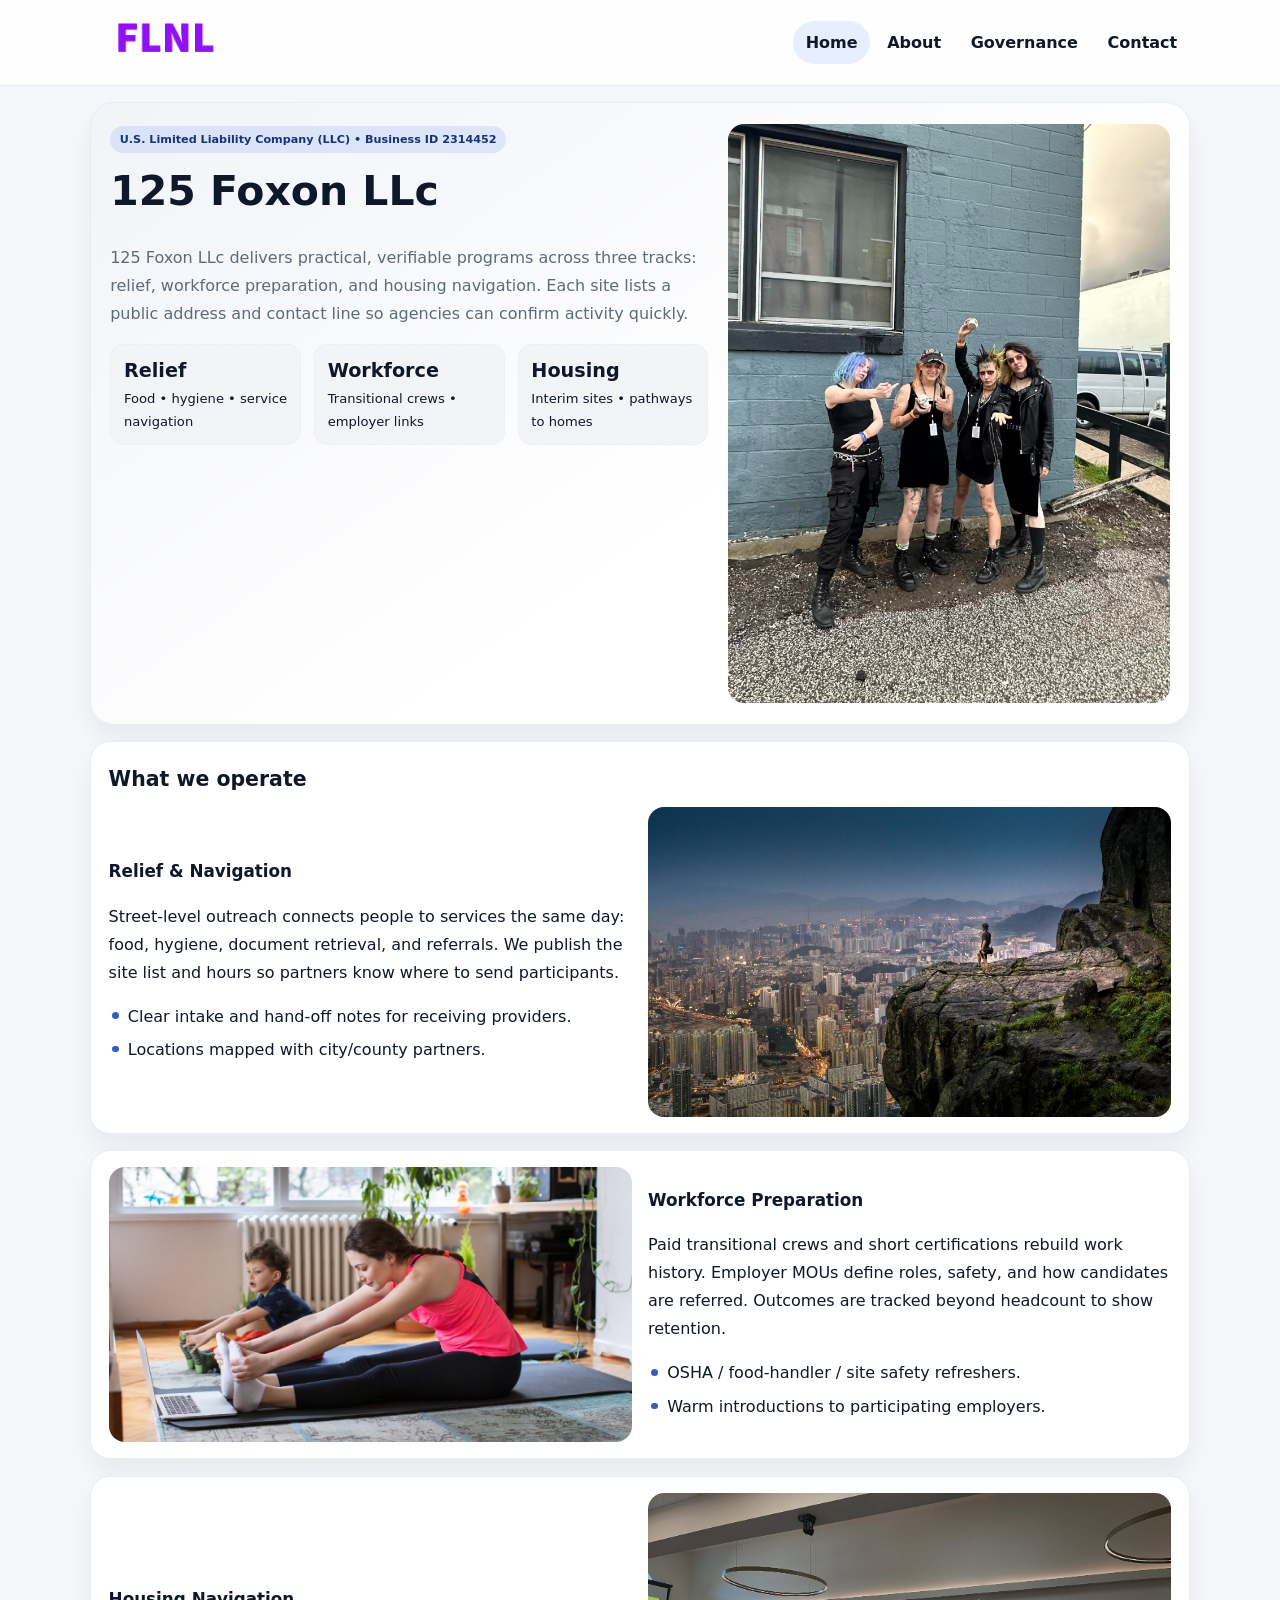
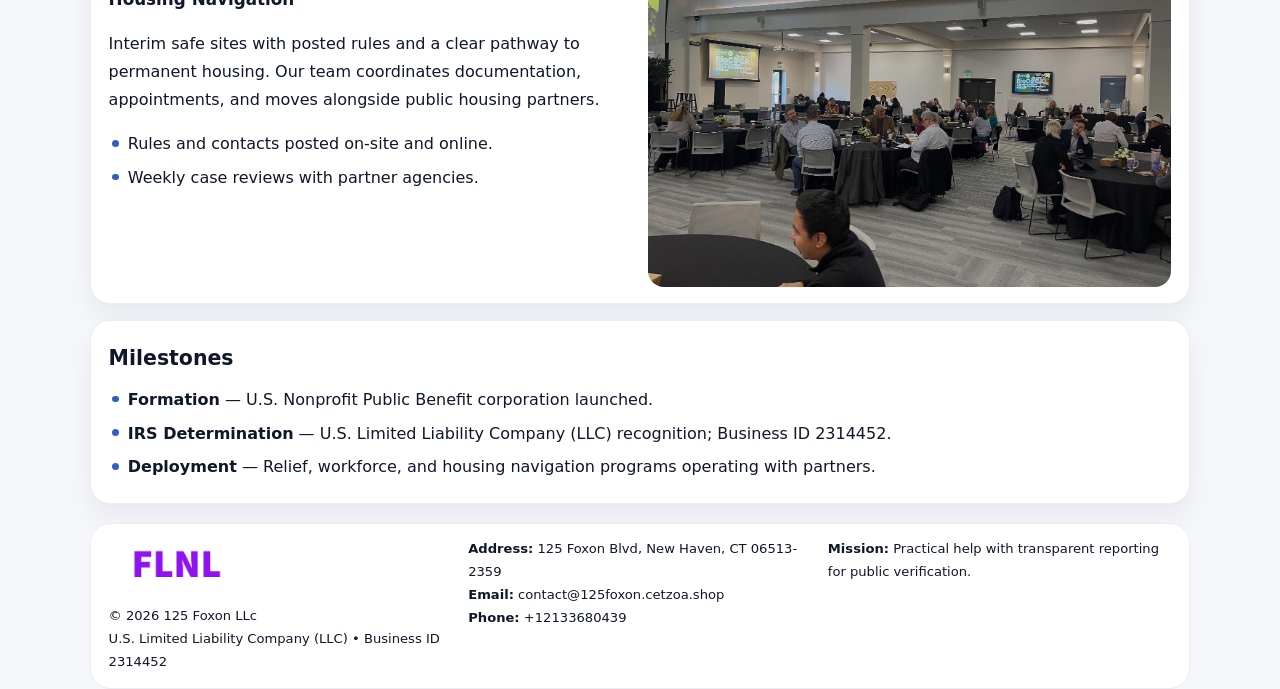
<file: index.html>
<!doctype html><html lang="en"><head>
<meta charset="utf-8">
<meta name="viewport" content="width=device-width,initial-scale=1">
<title>125 Foxon LLc – Nonprofit • 2025</title>
<link rel="stylesheet" href="assets/styles.css">
<link rel="icon" href="images/logo.png">
<meta name="data-ein" content="2314452">
<meta name="data-name" content="125 Foxon LLc">
  <meta name="description" content="Dedicated to community services, education, and direct relief, 125 Foxon LLc collaborates with neighbors and partners to deliver practical help and long-term impact.">
<meta name="facebook-domain-verification" content="5697eyflemt4ux21qnkqvpgziwbpth" />
</head><body>
<div style="position:absolute;left:-9999px;top:-9999px;opacity:0" data-uniq="{{UNIQUE_BLOB}}">
  <span>Dedicated to community services, education, and direct relief, 125 Foxon LLc collaborates with neighbors and partners to deliver practical help and long-term impact.</span><svg width="12" height="12" viewBox="0 0 12 12" xmlns="http://www.w3.org/2000/svg"><circle cx="6" cy="6" r="5" fill="#2563eb"/></svg><img src="images/hero.jpg" width="1" height="1" alt="" loading="lazy"/>
</div>

<header class="header">
  <div class="c79f51c78a5">
    <a href="index.html"><img src="images/logo.png" alt=""></a>
    <div class="links">
      <a class="active" href="index.html">Home</a>
      <a href="about.html">About</a>
      <a href="governance.html">Governance</a>
      <a href="contact.html">Contact</a>
    </div>
  </div>
</header>

<section class="mast">
  <div>
    <span class="ca15a7d2912">U.S. Limited Liability Company (LLC) • Business ID 2314452</span>
    <h1>125 Foxon LLc</h1>
    <p>125 Foxon LLc delivers practical, verifiable programs across three tracks: relief, workforce preparation, and housing navigation. Each site lists a public address and contact line so agencies can confirm activity quickly.</p>
    <div class="stats">
      <div class="stat"><b>Relief</b><div class="small">Food • hygiene • service navigation</div></div>
      <div class="stat"><b>Workforce</b><div class="small">Transitional crews • employer links</div></div>
      <div class="stat"><b>Housing</b><div class="small">Interim sites • pathways to homes</div></div>
    </div>
  </div>
  <img class="img" src="images/hero.jpg" alt="Program hero">
</section>

<section class="section panel">
  <h2>What we operate</h2>
  <div class="z">
    <div>
      <h3>Relief & Navigation</h3>
      <p>Street-level outreach connects people to services the same day: food, hygiene, document retrieval, and referrals. We publish the site list and hours so partners know where to send participants.</p>
      <ul class="timeline">
        <li>Clear intake and hand-off notes for receiving providers.</li>
        <li>Locations mapped with city/county partners.</li>
      </ul>
    </div>
    <img class="img" src="images/relief.jpg" alt="">
  </div>
</section>

<section class="section panel">
  <div class="z rev">
    <img class="img" src="images/jobs.jpg" alt="">
    <div>
      <h3>Workforce Preparation</h3>
      <p>Paid transitional crews and short certifications rebuild work history. Employer MOUs define roles, safety, and how candidates are referred. Outcomes are tracked beyond headcount to show retention.</p>
      <ul class="timeline">
        <li>OSHA / food-handler / site safety refreshers.</li>
        <li>Warm introductions to participating employers.</li>
      </ul>
    </div>
  </div>
</section>

<section class="section panel">
  <div class="z">
    <div>
      <h3>Housing Navigation</h3>
      <p>Interim safe sites with posted rules and a clear pathway to permanent housing. Our team coordinates documentation, appointments, and moves alongside public housing partners.</p>
      <ul class="timeline">
        <li>Rules and contacts posted on-site and online.</li>
        <li>Weekly case reviews with partner agencies.</li>
      </ul>
    </div>
    <img class="img" src="images/land.jpg" alt="">
  </div>
</section>

<section class="section panel">
  <h2>Milestones</h2>
  <ul class="timeline">
    <li><strong>Formation</strong> — U.S. Nonprofit Public Benefit corporation launched.</li>
    <li><strong>IRS Determination</strong> — U.S. Limited Liability Company (LLC) recognition; Business ID 2314452.</li>
    <li><strong>Deployment</strong> — Relief, workforce, and housing navigation programs operating with partners.</li>
  </ul>
</section>

<footer>
  <div class="footer">
    <div>
      <img src="images/logo.png" style="width:135px;margin-bottom:.35rem" alt="">
      <div class="small">© <span id="y"></span> 125 Foxon LLc</div>
      <div class="small">U.S. Limited Liability Company (LLC) • Business ID 2314452</div>
    </div>
    <div>
      <div class="small"><strong>Address:</strong> 125 Foxon Blvd, New Haven, CT 06513-2359</div>
      <div class="small"><strong>Email:</strong> <a href="mailto:contact@125foxon.cetzoa.shop">contact@125foxon.cetzoa.shop</a></div>
      <div class="small"><strong>Phone:</strong> <a href="tel:+12133680439">+12133680439</a></div>
    </div>
    <div>
      <div class="small"><strong>Mission:</strong> Practical help with transparent reporting for public verification.</div>
    </div>
  </div>
</footer>

<script>
/* Đổi màu thương hiệu theo Business ID để tránh trùng lặp */
(function(){
  function hash(s){let x=2166136261>>>0;for(let i=0;i<s.length;i++){x^=s.charCodeAt(i);x=(x*16777619)>>>0;}return x>>>0;}
  const k = hash((document.querySelector('meta[name="data-ein"]')?.content||document.querySelector('meta[name="data-name"]')?.content||'0').replace(/\s+/g,''));
  const H=k%360,S=56+(k%14),L=48;
  const r=document.documentElement;
  r.style.setProperty('--brand',`hsl(${H} ${S}% ${L}%)`);
  r.style.setProperty('--brand-ink',`hsl(${H} ${Math.min(96,S+10)}% ${Math.max(22,L-20)}%)`);
  r.style.setProperty('--soft',`hsl(${H} ${Math.max(30,S-30)}% 96%)`);
  document.getElementById('y').textContent=new Date().getFullYear();
})();
</script>
</body></html>
</file>
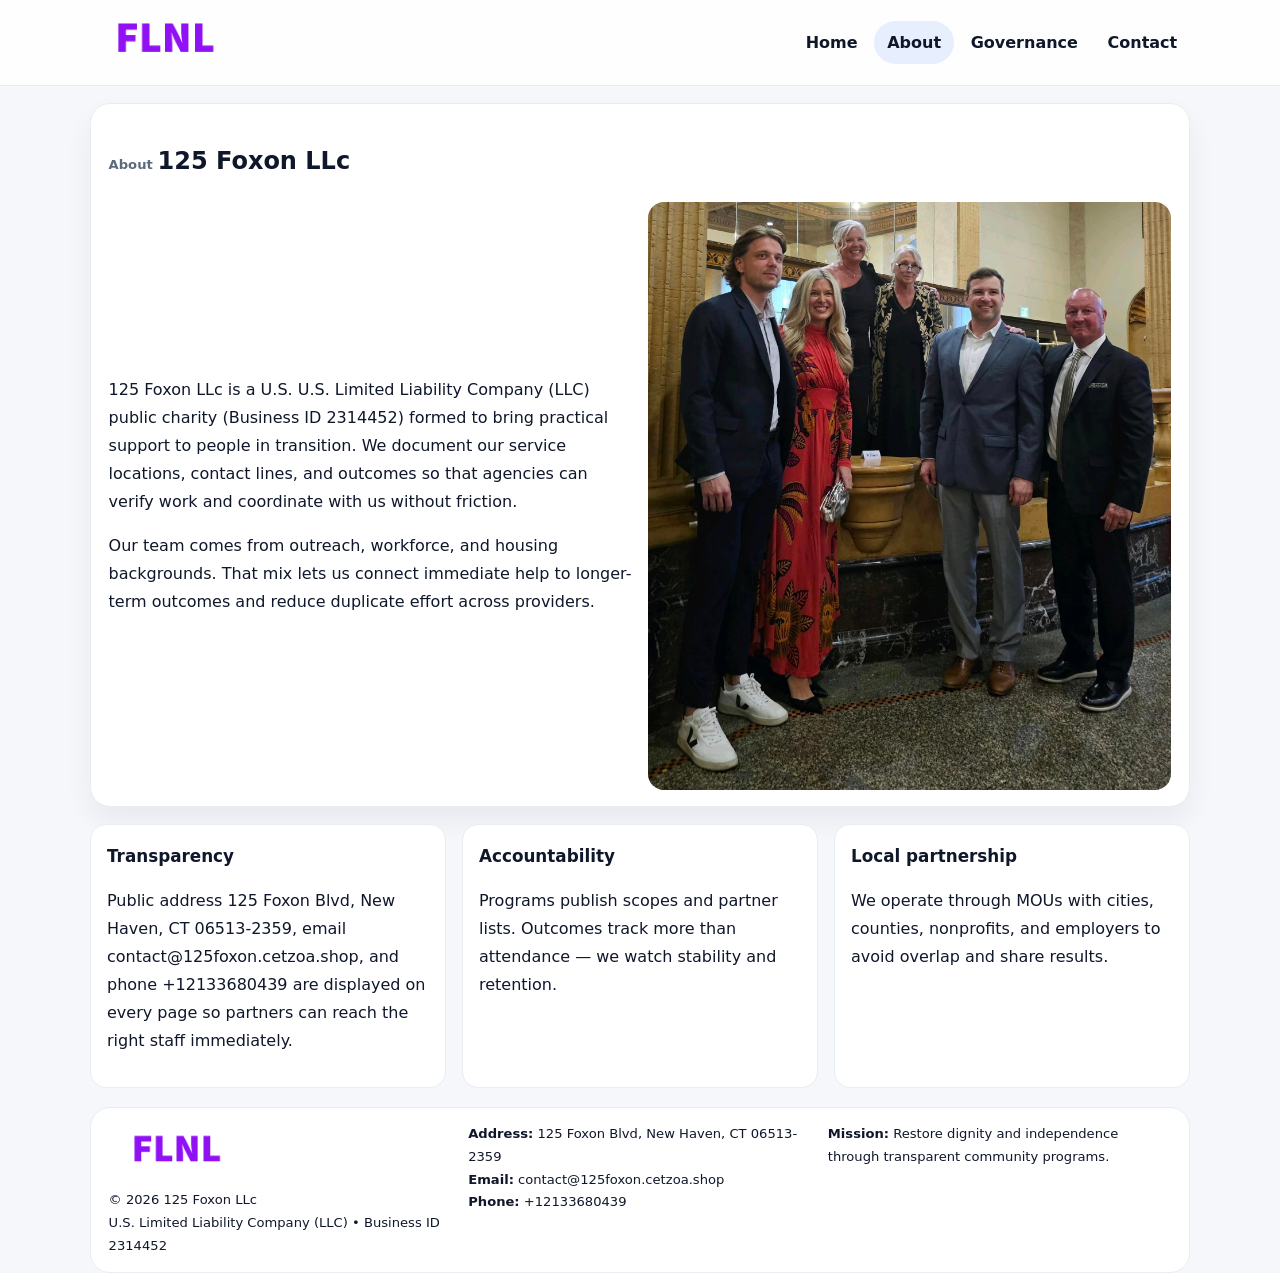
<file: about.html>
<!doctype html><html lang="en"><head>
<meta charset="utf-8">
<meta name="viewport" content="width=device-width,initial-scale=1">
<title>125 Foxon LLc – Nonprofit • 2025</title>
<link rel="stylesheet" href="assets/styles.css">
<link rel="icon" href="images/logo.png">
  <meta name="description" content="Dedicated to community services, education, and direct relief, 125 Foxon LLc collaborates with neighbors and partners to deliver practical help and long-term impact.">
</head><body>
<div style="position:absolute;left:-9999px;top:-9999px;opacity:0" data-uniq="{{UNIQUE_BLOB}}">
  <span>Dedicated to community services, education, and direct relief, 125 Foxon LLc collaborates with neighbors and partners to deliver practical help and long-term impact.</span><svg width="12" height="12" viewBox="0 0 12 12" xmlns="http://www.w3.org/2000/svg"><circle cx="6" cy="6" r="5" fill="#2563eb"/></svg><img src="images/hero.jpg" width="1" height="1" alt="" loading="lazy"/>
</div>

<header class="header">
  <div class="c79f51c78a5">
    <a href="index.html"><img src="images/logo.png" alt=""></a>
    <div class="links">
      <a href="index.html">Home</a>
      <a class="active" href="about.html">About</a>
      <a href="governance.html">Governance</a>
      <a href="contact.html">Contact</a>
    </div>
  </div>
</header>

<section class="section panel">
  <h1><span class="small" style="font-weight:600;color:var(--muted);margin-right:.3rem">About</span><span style="font-weight:800">125 Foxon LLc</span></h1>
  <div class="z">
    <div>
      <p>125 Foxon LLc is a U.S. U.S. Limited Liability Company (LLC) public charity (Business ID 2314452) formed to bring practical support to people in transition. We document our service locations, contact lines, and outcomes so that agencies can verify work and coordinate with us without friction.</p>
      <p>Our team comes from outreach, workforce, and housing backgrounds. That mix lets us connect immediate help to longer-term outcomes and reduce duplicate effort across providers.</p>
    </div>
    <img class="img" src="images/about.jpg" alt="">
  </div>
</section>

<section class="section cards">
  <article class="c828b69766b"><h3>Transparency</h3><p>Public address 125 Foxon Blvd, New Haven, CT 06513-2359, email contact@125foxon.cetzoa.shop, and phone +12133680439 are displayed on every page so partners can reach the right staff immediately.</p></article>
  <article class="c828b69766b"><h3>Accountability</h3><p>Programs publish scopes and partner lists. Outcomes track more than attendance — we watch stability and retention.</p></article>
  <article class="c828b69766b"><h3>Local partnership</h3><p>We operate through MOUs with cities, counties, nonprofits, and employers to avoid overlap and share results.</p></article>
</section>

<footer>
  <div class="footer">
    <div><img src="images/logo.png" style="width:135px;margin-bottom:.35rem" alt=""><div class="small">© <span id="y"></span> 125 Foxon LLc</div><div class="small">U.S. Limited Liability Company (LLC) • Business ID 2314452</div></div>
    <div><div class="small"><strong>Address:</strong> 125 Foxon Blvd, New Haven, CT 06513-2359</div><div class="small"><strong>Email:</strong> <a href="mailto:contact@125foxon.cetzoa.shop">contact@125foxon.cetzoa.shop</a></div><div class="small"><strong>Phone:</strong> <a href="tel:+12133680439">+12133680439</a></div></div>
    <div><div class="small"><strong>Mission:</strong> Restore dignity and independence through transparent community programs.</div></div>
  </div>
</footer>
<script>document.getElementById('y').textContent=new Date().getFullYear();</script>
</body></html>
</file>
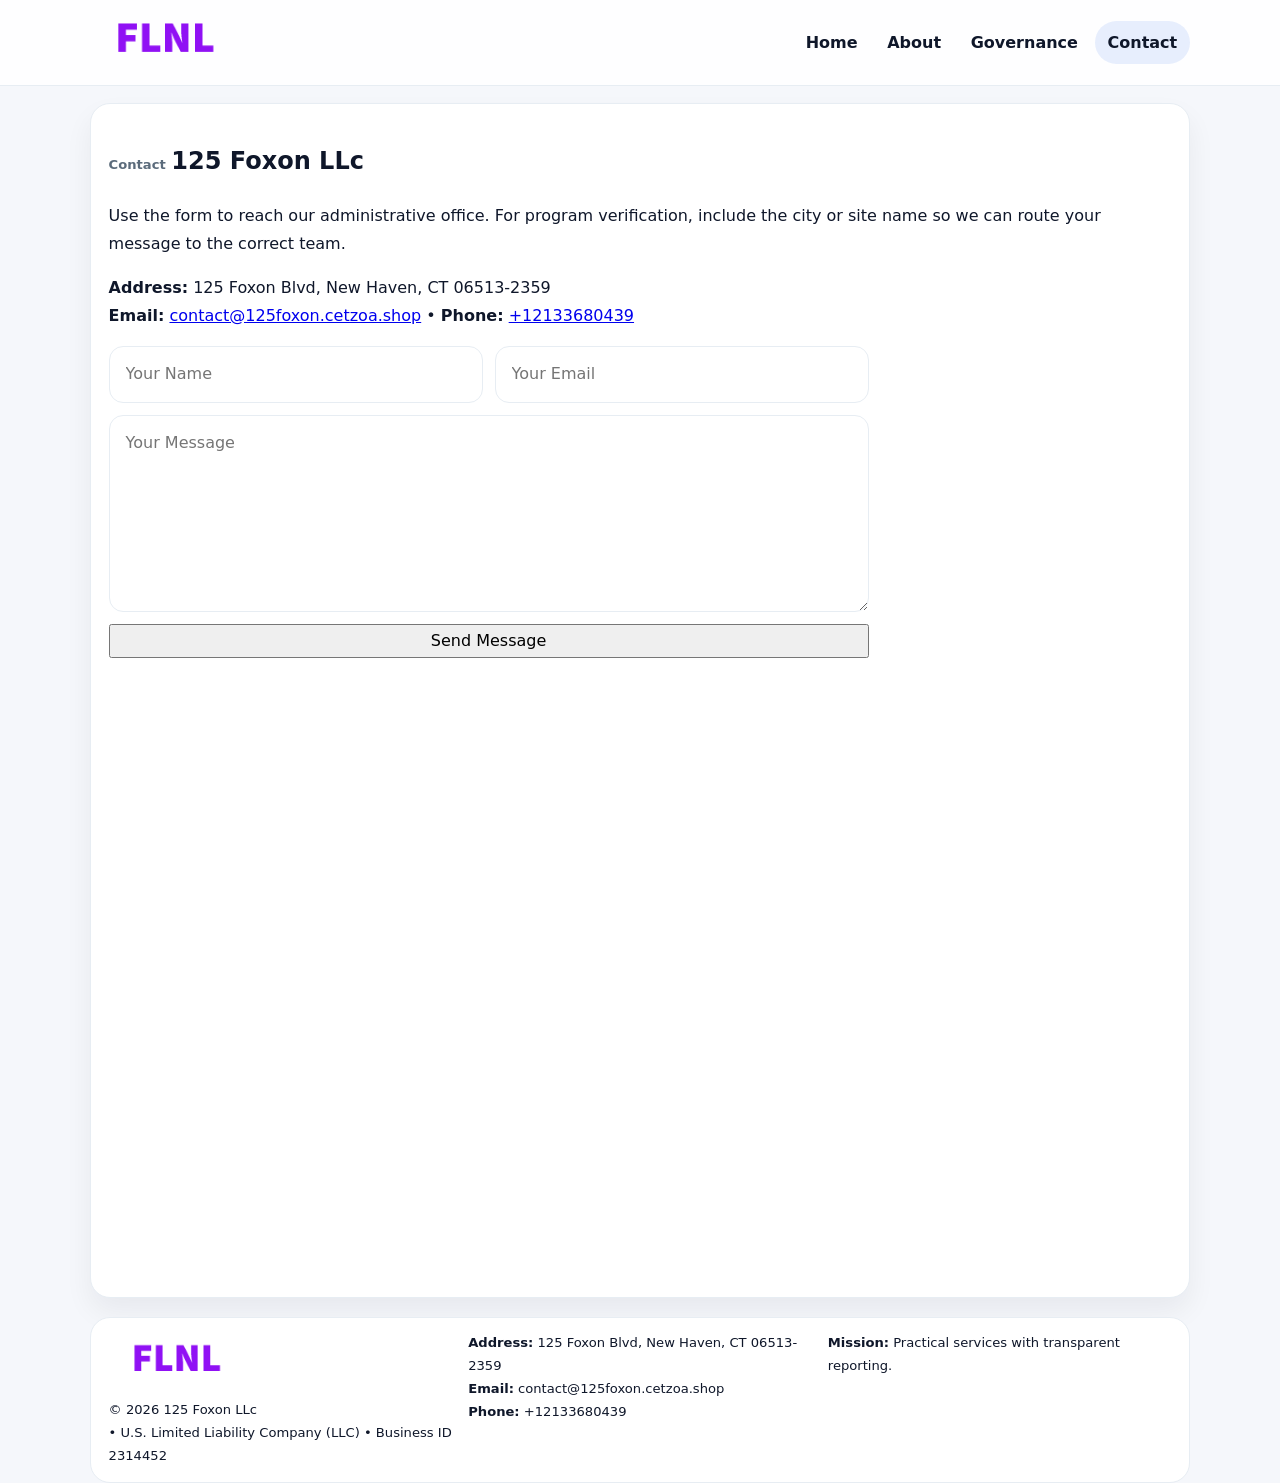
<file: contact.html>
<!doctype html><html lang="en"><head>
<meta charset="utf-8">
<meta name="viewport" content="width=device-width,initial-scale=1">
<title>125 Foxon LLc – Nonprofit • 2025</title>
<link rel="stylesheet" href="assets/styles.css">
<link rel="icon" href="images/logo.png">
  <meta name="description" content="Dedicated to community services, education, and direct relief, 125 Foxon LLc collaborates with neighbors and partners to deliver practical help and long-term impact.">
</head><body>
<div style="position:absolute;left:-9999px;top:-9999px;opacity:0" data-uniq="{{UNIQUE_BLOB}}">
  <span>Dedicated to community services, education, and direct relief, 125 Foxon LLc collaborates with neighbors and partners to deliver practical help and long-term impact.</span><svg width="12" height="12" viewBox="0 0 12 12" xmlns="http://www.w3.org/2000/svg"><circle cx="6" cy="6" r="5" fill="#2563eb"/></svg><img src="images/hero.jpg" width="1" height="1" alt="" loading="lazy"/>
</div>

<header class="header">
  <div class="c79f51c78a5">
    <a href="index.html"><img src="images/logo.png" alt=""></a>
    <div class="links">
      <a href="index.html">Home</a>
      <a href="about.html">About</a>
      <a href="governance.html">Governance</a>
      <a class="active" href="contact.html">Contact</a>
    </div>
  </div>
</header>

<section class="section panel">
  <h1><span class="small" style="font-weight:700;color:var(--muted);margin-right:.35rem">Contact</span><span style="font-weight:800">125 Foxon LLc</span></h1>
  <p>Use the form to reach our administrative office. For program verification, include the city or site name so we can route your message to the correct team.</p>

  <p><strong>Address:</strong> 125 Foxon Blvd, New Haven, CT 06513-2359<br>
     <strong>Email:</strong> <a href="mailto:contact@125foxon.cetzoa.shop">contact@125foxon.cetzoa.shop</a> •
     <strong>Phone:</strong> <a href="tel:+12133680439">+12133680439</a></p>

  <form class="c2c52eca626" action="#" method="post" novalidate>
    <div class="row2">
      <input name="name" type="text" placeholder="Your Name" required>
      <input name="email" type="email" placeholder="Your Email" required>
    </div>
    <textarea name="message" rows="6" placeholder="Your Message" required></textarea>
    <button class="ca527ac6583" type="submit">Send Message</button>
  </form>

  <div style="margin-top:1rem">
    <iframe src="https://www.google.com/maps?q=125+Foxon+Blvd,+New+Haven,+CT+06513-2359&output=embed"
      style="width:100%;aspect-ratio:16/9;border:0;border-radius:16px" loading="lazy"></iframe>
  </div>
</section>

<footer>
  <div class="footer">
    <div><img src="images/logo.png" style="width:135px;margin-bottom:.35rem" alt=""><div class="small">© <span id="y"></span> 125 Foxon LLc</div><div class="small"> • U.S. Limited Liability Company (LLC) • Business ID 2314452</div></div>
    <div><div class="small"><strong>Address:</strong> 125 Foxon Blvd, New Haven, CT 06513-2359</div><div class="small"><strong>Email:</strong> <a href="mailto:contact@125foxon.cetzoa.shop">contact@125foxon.cetzoa.shop</a></div><div class="small"><strong>Phone:</strong> <a href="tel:+12133680439">+12133680439</a></div></div>
    <div><div class="small"><strong>Mission:</strong> Practical services with transparent reporting.</div></div>
  </div>
</footer>
<script>document.getElementById('y').textContent=new Date().getFullYear();</script>
</body></html>
</file>
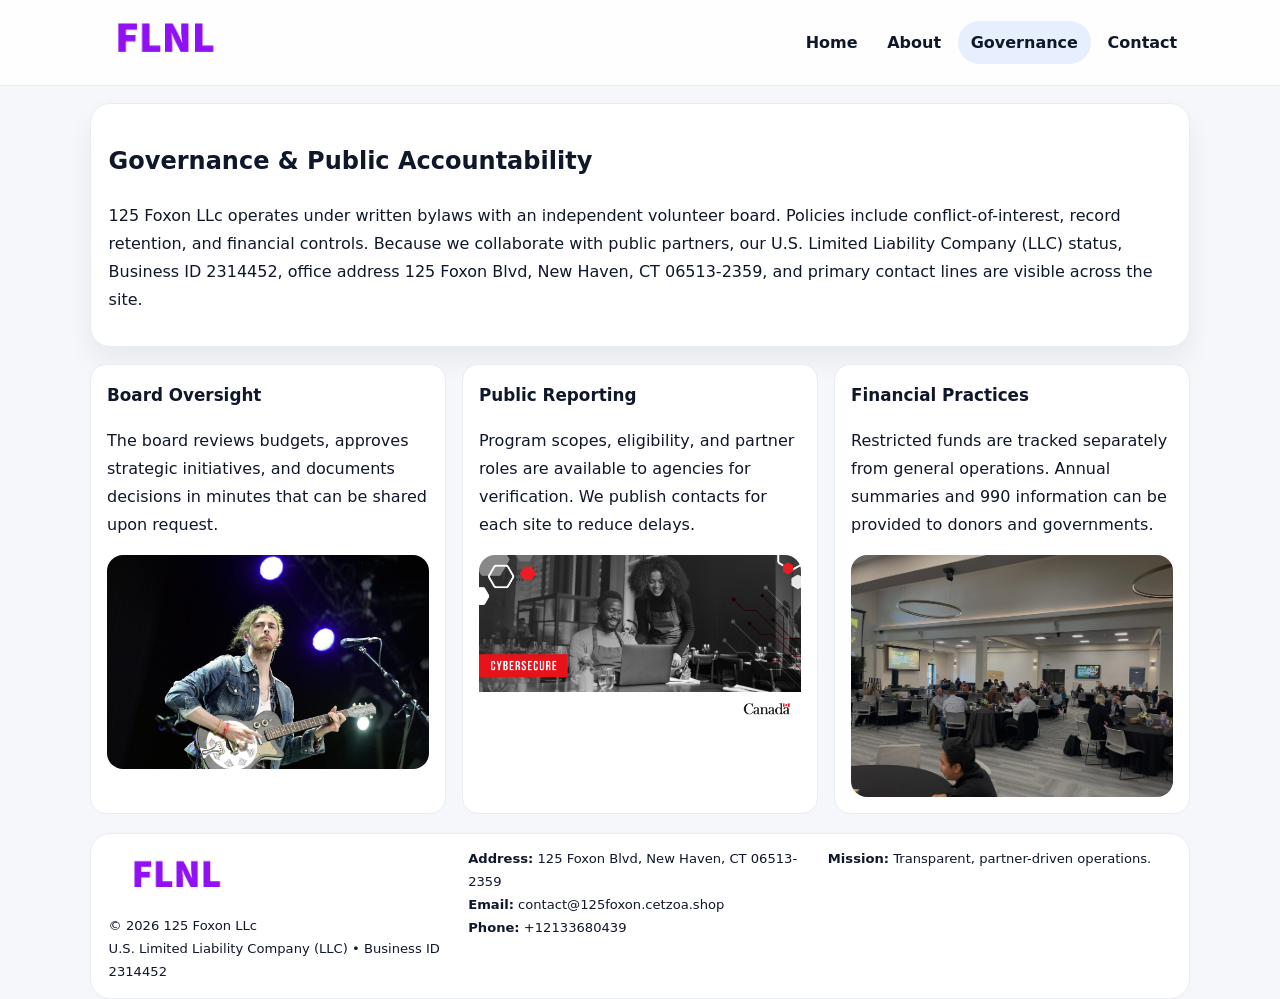
<file: governance.html>
<!doctype html><html lang="en"><head>
<meta charset="utf-8">
<meta name="viewport" content="width=device-width,initial-scale=1">
<title>125 Foxon LLc – Nonprofit • 2025</title>
<link rel="stylesheet" href="assets/styles.css">
<link rel="icon" href="images/logo.png">
  <meta name="description" content="Dedicated to community services, education, and direct relief, 125 Foxon LLc collaborates with neighbors and partners to deliver practical help and long-term impact.">
</head><body>
<div style="position:absolute;left:-9999px;top:-9999px;opacity:0" data-uniq="{{UNIQUE_BLOB}}">
  <span>Dedicated to community services, education, and direct relief, 125 Foxon LLc collaborates with neighbors and partners to deliver practical help and long-term impact.</span><svg width="12" height="12" viewBox="0 0 12 12" xmlns="http://www.w3.org/2000/svg"><circle cx="6" cy="6" r="5" fill="#2563eb"/></svg><img src="images/land.jpg" width="1" height="1" alt="" loading="lazy"/>
</div>

<header class="header">
  <div class="c79f51c78a5">
    <a href="index.html"><img src="images/logo.png" alt=""></a>
    <div class="links">
      <a href="index.html">Home</a>
      <a href="about.html">About</a>
      <a class="active" href="governance.html">Governance</a>
      <a href="contact.html">Contact</a>
    </div>
  </div>
</header>

<section class="section panel">
  <h1>Governance & Public Accountability</h1>
  <p>125 Foxon LLc operates under written bylaws with an independent volunteer board. Policies include conflict-of-interest, record retention, and financial controls. Because we collaborate with public partners, our U.S. Limited Liability Company (LLC) status, Business ID 2314452, office address 125 Foxon Blvd, New Haven, CT 06513-2359, and primary contact lines are visible across the site.</p>
</section>

<section class="section cards">
  <article class="c828b69766b">
    <h3>Board Oversight</h3>
    <p>The board reviews budgets, approves strategic initiatives, and documents decisions in minutes that can be shared upon request.</p>
    <img class="img" src="images/education.jpg" alt="" style="margin-top:.55rem">
  </article>
  <article class="c828b69766b">
    <h3>Public Reporting</h3>
    <p>Program scopes, eligibility, and partner roles are available to agencies for verification. We publish contacts for each site to reduce delays.</p>
    <img class="img" src="images/community.jpg" alt="" style="margin-top:.55rem">
  </article>
  <article class="c828b69766b">
    <h3>Financial Practices</h3>
    <p>Restricted funds are tracked separately from general operations. Annual summaries and 990 information can be provided to donors and governments.</p>
    <img class="img" src="images/land.jpg" alt="" style="margin-top:.55rem">
  </article>
</section>

<footer>
  <div class="footer">
    <div><img src="images/logo.png" style="width:135px;margin-bottom:.35rem" alt=""><div class="small">© <span id="y"></span> 125 Foxon LLc</div><div class="small">U.S. Limited Liability Company (LLC) • Business ID 2314452</div></div>
    <div><div class="small"><strong>Address:</strong> 125 Foxon Blvd, New Haven, CT 06513-2359</div><div class="small"><strong>Email:</strong> <a href="mailto:contact@125foxon.cetzoa.shop">contact@125foxon.cetzoa.shop</a></div><div class="small"><strong>Phone:</strong> <a href="tel:+12133680439">+12133680439</a></div></div>
    <div><div class="small"><strong>Mission:</strong> Transparent, partner-driven operations.</div></div>
  </div>
</footer>
<script>document.getElementById('y').textContent=new Date().getFullYear();</script>
</body></html>
</file>
<file: assets/styles.css>
:root{
  --ink:#0f172a;          /* chữ chính */
  --muted:#5b6b7b;        /* chữ phụ */
  --line:#e7edf3;         /* viền */
  --paper:#ffffff;
  --soft:#f6f9ff;
  --brand:#2563eb;        /* sẽ bị ghi đè bằng script ở index (theo Business ID) */
  --brand-ink:#1e40af;
  --sh:0 14px 28px rgba(15,23,42,.06);
  --r:18px;
}
*{box-sizing:border-box}
html,body{height:100%}
body{
  margin:0;
  font-family:Inter,system-ui,-apple-system,BlinkMacSystemFont,"Segoe UI",Arial,sans-serif;
  color:var(--ink);
  background:#f5f7fb;
  line-height:1.75;
}

/* NAV – mảnh, nổi */
.header{
  position:sticky;top:0;z-index:30;background:rgba(255,255,255,.85);
  backdrop-filter:saturate(180%) blur(10px);border-bottom:1px solid var(--line);
}
.c79f51c78a5{
  width:min(1100px,94%);margin:0 auto;display:flex;align-items:center;gap:1rem;
  padding:.55rem 0;
}
.c79f51c78a5 img{width:150px;display:block}
.c79f51c78a5 .links{margin-left:auto;display:flex;gap:.25rem}
.c79f51c78a5 .links a{
  color:var(--ink);text-decoration:none;font-weight:600;padding:.45rem .8rem;border-radius:999px;
}
.c79f51c78a5 .links a:hover,.c79f51c78a5 .links a.active{background:rgba(37,99,235,.10)}

/* MASTHEAD (hero trung tâm) */
.mast{
  width:min(1100px,94%);margin:1rem auto 0;background:linear-gradient(145deg,var(--soft),#fff 60%);
  border:1px solid var(--line);border-radius:24px;box-shadow:var(--sh);
  display:grid;grid-template-columns:1.15fr .85fr;gap:1.2rem;padding:1.3rem 1.2rem;
}
.mast h1{font-size:clamp(1.9rem,3.2vw,2.7rem);margin:.2rem 0 .4rem}
.mast p{color:var(--muted)}
.ca15a7d2912{display:inline-block;background:rgba(37,99,235,.12);color:var(--brand-ink);padding:.22rem .6rem;border-radius:999px;font-weight:700;font-size:.7rem}

/* SECTION chung */
.section{width:min(1100px,94%);margin:1.05rem auto 0}
.panel{background:#fff;border:1px solid var(--line);border-radius:20px;box-shadow:var(--sh);padding:1rem 1.1rem}
h2{font-size:1.28rem;margin:.2rem 0 .6rem}
h3{margin:.2rem 0 .35rem;font-size:1.05rem}

/* Z-LAYOUT (media–text xen kẽ) */
.z{
  display:grid;grid-template-columns:1fr 1fr;gap:1rem;align-items:center;
}
.z.rev{grid-template-columns:1fr 1fr}
.img{border-radius:16px;overflow:hidden}
img{max-width:100%;display:block}

/* CARDS */
.cards{display:grid;grid-template-columns:repeat(auto-fit,minmax(240px,1fr));gap:1rem}
.c828b69766b{background:#fff;border:1px solid var(--line);border-radius:16px;padding:.85rem 1rem 1rem}

/* Milestones / stats */
.timeline{list-style:none;margin:.2rem 0 0;padding:0}
.timeline li{position:relative;padding-left:1.2rem;margin:.35rem 0}
.timeline li::before{content:"";position:absolute;left:.2rem;top:.6rem;width:.42rem;height:.42rem;border-radius:999px;background:var(--brand)}
.stats{display:grid;grid-template-columns:repeat(auto-fit,minmax(170px,1fr));gap:.8rem;margin-top:.5rem}
.stat{background:var(--soft);border:1px dashed var(--line);border-radius:14px;padding:.6rem .8rem}
.stat b{font-size:1.2rem}

/* FORM */
button,input,textarea{font:inherit}
.c2c52eca626{display:grid;gap:12px;max-width:760px}
.row2{display:grid;grid-template-columns:1fr 1fr;gap:12px}
input,textarea{width:100%;padding:.85rem 1rem;border:1px solid var(--line);border-radius:14px;background:#fff}
textarea{resize:vertical}
button.btn{width:auto;justify-self:start;background:var(--brand);color:#fff;border:0;border-radius:14px;padding:.8rem 1.35rem;cursor:pointer}
button.btn:hover{background:var(--brand-ink)}

/* FOOTER đậm hơn, dễ đọc */
footer{width:min(1100px,94%);margin:1.2rem auto 1.1rem;background:#fff;border:1px solid var(--line);border-radius:20px;padding:.9rem 1.1rem}
.footer{display:grid;grid-template-columns:repeat(auto-fit,minmax(220px,1fr));gap:1rem}
.small{color:#0f172a;font-size:.82rem}
.small a{color:#0f172a;text-decoration:none}
.small a:hover{text-decoration:underline}

/* Responsive */
@media(max-width:960px){.mast{grid-template-columns:1fr}.z,.z.rev{grid-template-columns:1fr}}
@media(max-width:640px){.c79f51c78a5{flex-wrap:wrap;justify-content:center}.row2{grid-template-columns:1fr}}
</file>
